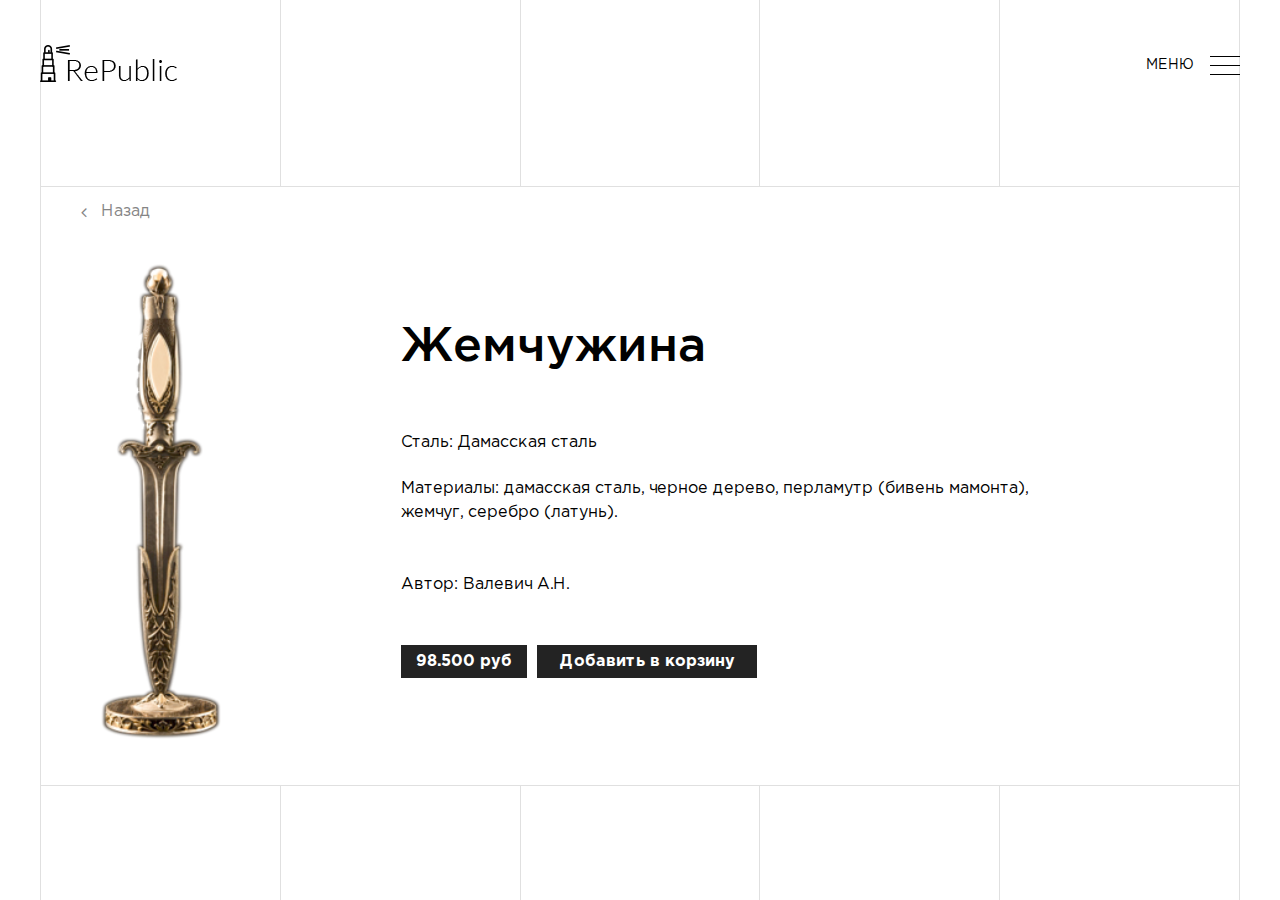
<file: product.html>
<!DOCTYPE html>
<html lang="en">
<head>
	<link rel="stylesheet" href="fonts/font-awesome/css/font-awesome.css">
	<link rel="stylesheet" href="css/jquery.fullpage.css">
	<link rel="stylesheet" href="css/owl.carousel.css">
	<link rel="stylesheet" href="css/animate.css">
	<link rel="stylesheet" href="css/media.css">
	<link rel="stylesheet" href="css/fonts.css">
	<link rel="stylesheet" href="css/main.css">
	<script src="https://ajax.googleapis.com/ajax/libs/jquery/3.1.1/jquery.min.js"></script>
	<script src="js/jquery.fullpage.min.js"></script>
	<script src="js/jquery.fullpage.extensions.min.js"></script>
	<script src="js/owl.carousel.min.js"></script>
	<script src="js/main.js"></script>
	<meta charset="UTF-8">
</head>
<body>

	<!-- МЕНЮ -->
	<div class="topHeader__right--OpenMenu">
		<div class="OpenMenuMain">
			<div class="closeMenuJs">
				<p>закрыть</p>
			</div>
			<div class="closeMenuJs2">
				<p>закрыть</p>
			</div>
			<div class="OpenMenuMain__content">
				<div class="OpenMenuTopContent">
					<div class="signUpAndSignIn">
						<a href="#">
							<div class="signUpAndSignIn__icon">
								<img src="image/sign.png" alt="">
							</div>
							<div class="signUpAndSignIn__text">
								<div class="signUpAndSignIn__text--left"><span>Вход</span></div>
								<div class="signUpAndSignIn__text--right"><span>Регистрация</span></div>
							</div>
						</a>
					</div>
					<div class="OpenMenuMain__nav">
						<div class="OpenMenuMain__nav--linkWrapper">
							<a href="#">Главная</a>
							<a href="#">Каталог</a>
							<a href="#">Оплата</a>
							<a href="#">Доставка</a>
							<a href="#">О нас</a>
						</div>
					</div>
				</div>	


				<div class="OpenMenuMain__footer">
					<div class="footerContentWrapper">
						<div class="footerContentWrapper__contacts">
							<h3>Контакты:</h3>
							<p>
								Республика Дагестан, г.Махачкала, ул.Ленина 75
							</p>
						</div>
						<div class="footerContentWrapper__phoneNumber">
							<p>
								+7(999)-888-77-66
							</p>

							<p>
								+7(998)-878-75-62
							</p>

						</div>
					</div>
				</div>
			</div>
			<div class="OpenMenu__form">

				<div class="contentSignIn">
					<h3>Авторизация</h3>
					<form action="#" class="formSignIn">
						<div class="wrapper__email">
							<input type="email" placeholder="Email">
						</div>
						<div class="wrapper__password">
							<input type="password" placeholder="Пароль">
						</div>
						<button type="submit" method="POST" class="signInButton">Войти на сайт</button>
					</form>
					<a href="#" class="hideContentSignIn">Зарегестрироваться</a>
					<a href="#" class="hideForm">Скрыть</a>
				</div>

				<div class="contentSignUp">
					<h3>Регистрация</h3>
					<form action="#" class="formSignUp">
						<div class="wrapper__email blockEmailSu">
							<input type="email" placeholder="Email" class="emailSu">
						</div>
						<div class="wrapper__password passSu">
							<input type="password" placeholder="Пароль" class="pass1">
						</div>
						<div class="wrapper__password passSu">
							<input type="password" placeholder="Повторите пароль" class="pass2">
						</div>
						<button type="submit" method="POST" class="signUpButton">Зарегестрироваться</button>
					</form>
					<a href="#"  class="hideContentSignUp">Авторизоваться</a>
					<a href="#" class="hideForm">Скрыть</a>
				</div>

			</div> 
		</div>

	</div>	
			<!-- ВСТАВИТЬ ХЕЙДЕР -->
<!--**********************************************************************************************************************-->


<!--**********************************************************************************************************************-->

	<div class="contentSlide2 contentBlock ">
		<div class="grid2">
			<div class="grid__wrapper">
				<div class="grid__wrapper--item2"></div>
				<div class="grid__wrapper--item2"></div>
				<div class="grid__wrapper--item2"></div>
				<div class="grid__wrapper--item2"></div>
				<div class="grid__wrapper--item2"></div>
				<div class="grid__wrapper--item2"></div>
			</div>
		</div>

		<div class="topHeader2">
			<div class="topHeader__wrapper2">
				<div class="topHeader__left2">
					<div class="topHeader__left--logo2">
						<a href="index.html"><img src="image/logoBlack.png" alt=""></a>
					</div>
				</div>


				<div class="topHeader__right2">
					<div class="topHeader__right--menu2">
						<div class="wrapperOpenMenu2">
							<div class="openMenuJs2">
								<p>меню</p>
							</div>
						</div>
					</div>
				</div>
			</div>
		</div>
		<div class="centerContent">
			<div class="productCard">
				<div class="productCard__header">
					<div class="itemHeader__left"><a href="" onclick="javascript:history.back(); return false;">Назад</a></div>
				</div>
				<div class="productCard__content">


					<div class="productCard__content--left">
						<div><img src="image/item1img1.png" alt=""></div>
					</div>


					<div class="productCard__content--right">
						<div class="productName">
							<h3>Жемчужина</h3>
						</div>
						<div class="productDescription">
							<p>
								Сталь: Дамасская сталь
							</p>
							<p>
								Материалы: дамасская сталь, черное дерево, перламутр (бивень мамонта), жемчуг, серебро (латунь).
							</p>
						</div>
						<div class="productAutor">
							<p>Автор: Валевич А.Н.</p>
						</div>
						<div class="productDownBlock">
							<div class="productDownBlock__productPrice">
								<p>98.500 руб</p>
							</div>
							<div class="productDownBlock__addInCorset">
								<p>Добавить в корзину</p>
							</div>
						</div>
					</div>


				</div>
			</div>
		</div>



	</div>
</body>
</html>
</file>
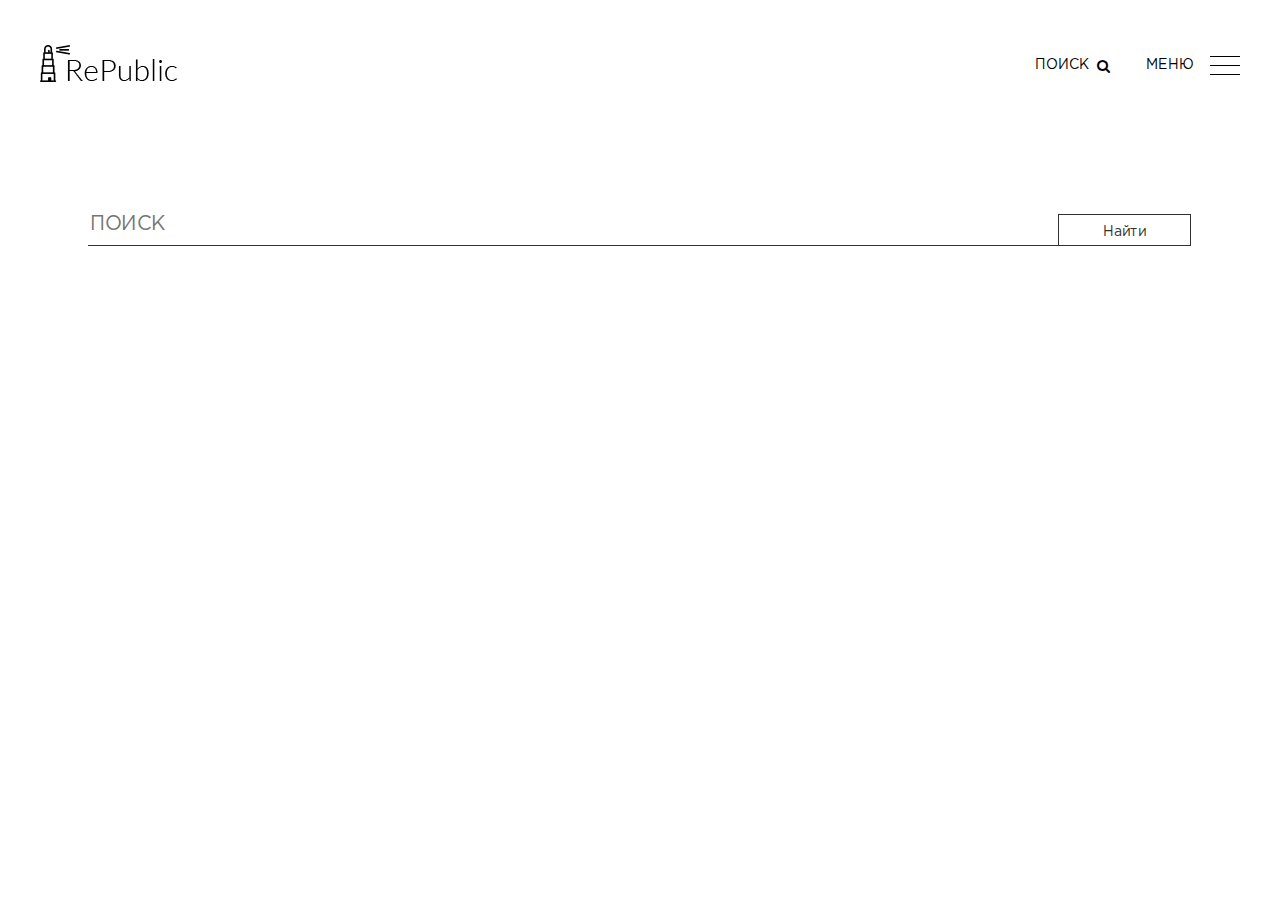
<file: searchPage.html>
<!DOCTYPE html>
<html lang="en">
<head>
	<head>
		<link rel="stylesheet" href="fonts/font-awesome/css/font-awesome.css">
		<link rel="stylesheet" href="css/jquery.fullpage.css">
		<link rel="stylesheet" href="css/owl.carousel.css">
		<link rel="stylesheet" href="css/animate.css">
		<link rel="stylesheet" href="css/media.css">
		<link rel="stylesheet" href="css/fonts.css">
		<link rel="stylesheet" href="css/main.css">
		<script src="https://ajax.googleapis.com/ajax/libs/jquery/3.1.1/jquery.min.js"></script>
		<script src="js/jquery.fullpage.min.js"></script>
		<script src="js/jquery.fullpage.extensions.min.js"></script>
		<script src="js/owl.carousel.min.js"></script>
		<script src="js/main.js"></script>
		<meta charset="UTF-8">
	</head>
</head>
<body>
	<div class="contentSlide2 contentBlock">
		<div class="topHeader2">
			<div class="topHeader__wrapper2">
				<div class="topHeader__left2">
					<div class="topHeader__left--logo2">
						<a href="index.html"><img src="image/logoBlack.png" alt=""></a>
					</div>
				</div>


				<div class="topHeader__right2">
					<div class="topHeader__right2--search">
						<p>ПОИСК</p>
					</div>
					<div class="topHeader__right--menu2">
						<div class="wrapperOpenMenu2">
							<div class="openMenuJs2">
								<p>меню</p>
							</div>
						</div>
					</div>
				</div>
			</div>
		</div>

		<div class="searchContent">
			<form action="#">
				<input type="text" placeholder="ПОИСК" name="searchPromoInput" class="searchPromoInput">
				<button type="submit">Найти</button>
			</form>
		</div>
	</div>
	<script>
		$(document).ready(function () {
			var searchContent = $(".searchContent");
			$(searchContent).show();
		})
		
	</script>
</body>
</html>
</file>
<file: css/media.css>
@media (max-width: 1280px) {
	.fp-tableCell{
		display: block;
	}
	.section{
		position: relative;
	}
	.owl-carousel{
		position: absolute;
		top: 0;
		left: 0;
		right: 0;
		bottom: 0;

	}

	.owl-carousel{
		position: absolute;
		top: 0;
		left: 0;
		right: 0;
		bottom: 0;

	}

	.owl-dots{
		position: relative;
	}
	.owl-dot{
		width: 35px;
		height: 1px;
		background: #fff;
		z-index: 25 !important;
		margin-bottom: 2.5rem;
	}
	.owl-dot.active:before{
		content: '•';
		color: #fff;
		position: absolute;
		left: -15px;
		top: -8px;
	}
	.owl-dot.active {
		width: 85px;
		-webkit-transition: .5s all;
		-o-transition: .5s all;
		transition: .5s all;
		animation: aaaaa 1s linear;
		margin-left: 1.25rem;
		position: relative;
	}
	.item{
		min-height: 100vh;
		position: relative;
	}
	.bgFilter{
		position: absolute;
		top: 0;
		left: 0;
		right: 0;
		bottom: 0;
		background-color: rgba(34, 34, 34, 0.30);
		z-index: 4;
	}
	.contentSlide1{
		z-index: 15;
		position: relative;
	}
	.grid{
		position: absolute;
		top: 0;
		left: 0;
		right: 0;
		bottom: 0;
		z-index: 15;
		height: 100vh;
		display: -webkit-flex;
		display: -moz-flex;
		display: -ms-flex;
		display: -o-flex;
		display: flex;
		justify-content: space-between;
	}
	.grid__item{
		width: 0.5px;
		height: 100%;
		background-color: #c9c7b4;
	}
	.contentSlide1__wrapper{
		z-index: 16;
		position: relative;
		}/***********************************************************/
		.topHeader{
			padding-top: 2.8125rem;
		}
		.topHeader__right{
			position: relative;
		}
		.topHeader__right--OpenMenu{
			top: 0;
			position: absolute;
			right: 0;
			width: 360px;
			background-color: #232323;
			min-height: 100vh;
			color: #fff;
			z-index: 25;
		}
		.openMenuJs{
			display: -webkit-flex;
			display: -moz-flex;
			display: -ms-flex;
			display: -o-flex;
			display: flex;
			justify-content: space-between;
			-ms-align-items: center;
			align-items: center;
		}
		.openMenuJs p{
			margin: 0;
			text-transform: uppercase;
			font-family: Sans-serif;
			-ms-align-items: center;
			align-items: center;
			display: -webkit-flex;
			display: -moz-flex;
			display: -ms-flex;
			display: -o-flex;
			display: flex;
			color: #fff;
			height: 19px;
		}
		.openMenuJs p::after{
			content: url(../image/gambMenu.png);
			vertical-align: middle;
			height: 19px;
			margin-left: 1rem;
		}


		.closeMenuJs{
			display: -webkit-flex;
			display: -moz-flex;
			display: -ms-flex;
			display: -o-flex;
			display: flex;
			justify-content: space-between;
			-ms-align-items: center;
			align-items: center;
			position: absolute;
			left: -120px !important;
			top: 0;
		}
		.closeMenuJs p{
			margin: 0;
			text-transform: uppercase;
			font-family: Sans-serif;
			-ms-align-items: center;
			align-items: center;
			display: -webkit-flex;
			display: -moz-flex;
			display: -ms-flex;
			display: -o-flex;
			display: flex;
			color: #fff;
			height: 23px;
		}
		.closeMenuJs p::after{
			content: url(../image/closeMenu.png);
			vertical-align: middle;
			height: 19px;
			margin-left: 1rem;
			height: 23px;
		}
		.closeMenuJs:hover,.openMenuJs:hover{
			cursor: pointer;
		}
	}

	/********************************************/
	@media (min-width: 1281px){

		.topHeader__right--OpenMenu{
			top: -4.125rem;
			position: absolute;
			right: 0 !important;
			width: 360px;
			background-color: #232323;
			min-height: 100vh;
			color: #fff;
		}
		.openMenuJs{
			display: -webkit-flex;
			display: -moz-flex;
			display: -ms-flex;
			display: -o-flex;
			display: flex;
			justify-content: space-between;
			-ms-align-items: center;
			align-items: center;
		}
		.openMenuJs p{
			margin: 0;
			text-transform: uppercase;
			font-family: Sans-serif;
			-ms-align-items: center;
			align-items: center;
			display: -webkit-flex;
			display: -moz-flex;
			display: -ms-flex;
			display: -o-flex;
			display: flex;
			color: #fff;
			height: 19px;
		}
		.openMenuJs p::after{
			content: url(../image/gambMenu.png);
			vertical-align: middle;
			height: 19px;
			margin-left: 1rem;
		}


		.closeMenuJs{
			display: -webkit-flex;
			display: -moz-flex;
			display: -ms-flex;
			display: -o-flex;
			display: flex;
			justify-content: space-between;
			-ms-align-items: center;
			align-items: center;
			position: absolute;
			left: -120px !important;
			top: 0;
		}
		.closeMenuJs p{
			margin: 0;
			text-transform: uppercase;
			font-family: Sans-serif;
			-ms-align-items: center;
			align-items: center;
			display: -webkit-flex;
			display: -moz-flex;
			display: -ms-flex;
			display: -o-flex;
			display: flex;
			color: #fff;
			height: 23px;
		}
		.closeMenuJs p::after{
			content: url(../image/closeMenu.png);
			vertical-align: middle;
			height: 19px;
			margin-left: 1rem;
			height: 23px;
		}
		.closeMenuJs:hover,.openMenuJs:hover{
			cursor: pointer;
		}



	}
</file>
<file: css/fonts.css>
@import url('https://fonts.googleapis.com/css?family=Open+Sans:400,700,800&subset=cyrillic');

/*********************************************/
@font-face {
  font-family: 'Conv_Accuratist';
  src: url('../fonts/Accuratist.eot');
  src: url('../fonts/Accuratist.woff') format('woff'), 
       url('../fonts/Accuratist.ttf') format('truetype'), 
       url('../fonts/Accuratist.svg') format('svg');
  font-weight: normal;
  font-style: normal;
}
@font-face {
  font-family: 'GothamProNarrow-Medium';
  src: url('../fonts/GothamProNarrow-Medium.eot');
  src: url('../fonts/GothamProNarrow-Medium.woff2') format('woff2'),
       url('../fonts/GothamProNarrow-Medium.woff') format('woff'),
       url('../fonts/GothamProNarrow-Medium.ttf') format('truetype'),
       url('../fonts/GothamProNarrow-Medium.svg#GothamProNarrow-Medium') format('svg'),
       url('../fonts/GothamProNarrow-Medium.eot?#iefix') format('embedded-opentype');
  font-weight: normal;
  font-style: normal;
}

@font-face {
  font-family: 'GothamProNarrow-Bold';
  src: url('../fonts/GothamProNarrow-Bold.eot');
  src: url('../fonts/GothamProNarrow-Bold.woff2') format('woff2'),
       url('../fonts/GothamProNarrow-Bold.woff') format('woff'),
       url('../fonts/GothamProNarrow-Bold.ttf') format('truetype'),
       url('../fonts/GothamProNarrow-Bold.svg#GothamProNarrow-Bold') format('svg'),
       url('../fonts/GothamProNarrow-Bold.eot?#iefix') format('embedded-opentype');
  font-weight: normal;
  font-style: normal;
}
@font-face {
  font-family: 'GothamPro-MediumItalic';
  src: url('../fonts/GothamPro-MediumItalic.eot');
  src: url('../fonts/GothamPro-MediumItalic.woff2') format('woff2'),
       url('../fonts/GothamPro-MediumItalic.woff') format('woff'),
       url('../fonts/GothamPro-MediumItalic.ttf') format('truetype'),
       url('../fonts/GothamPro-MediumItalic.svg#GothamPro-MediumItalic') format('svg'),
       url('../fonts/GothamPro-MediumItalic.eot?#iefix') format('embedded-opentype');
  font-weight: normal;
  font-style: normal;
}

@font-face {
  font-family: 'GothamPro-Medium';
  src: url('../fonts/GothamPro-Medium.eot');
  src: url('../fonts/GothamPro-Medium.woff2') format('woff2'),
       url('../fonts/GothamPro-Medium.woff') format('woff'),
       url('../fonts/GothamPro-Medium.ttf') format('truetype'),
       url('../fonts/GothamPro-Medium.svg#GothamPro-Medium') format('svg'),
       url('../fonts/GothamPro-Medium.eot?#iefix') format('embedded-opentype');
  font-weight: normal;
  font-style: normal;
}

@font-face {
  font-family: 'GothamPro-LightItalic';
  src: url('../fonts/GothamPro-LightItalic.eot');
  src: url('../fonts/GothamPro-LightItalic.woff2') format('woff2'),
       url('../fonts/GothamPro-LightItalic.woff') format('woff'),
       url('../fonts/GothamPro-LightItalic.ttf') format('truetype'),
       url('../fonts/GothamPro-LightItalic.svg#GothamPro-LightItalic') format('svg'),
       url('../fonts/GothamPro-LightItalic.eot?#iefix') format('embedded-opentype');
  font-weight: normal;
  font-style: normal;
}

@font-face {
  font-family: 'GothamPro-Light';
  src: url('../fonts/GothamPro-Light.eot');
  src: url('../fonts/GothamPro-Light.woff2') format('woff2'),
       url('../fonts/GothamPro-Light.woff') format('woff'),
       url('../fonts/GothamPro-Light.ttf') format('truetype'),
       url('../fonts/GothamPro-Light.svg#GothamPro-Light') format('svg'),
       url('../fonts/GothamPro-Light.eot?#iefix') format('embedded-opentype');
  font-weight: normal;
  font-style: normal;
}

@font-face {
  font-family: 'GothamPro-Italic';
  src: url('../fonts/GothamPro-Italic.eot');
  src: url('../fonts/GothamPro-Italic.woff2') format('woff2'),
       url('../fonts/GothamPro-Italic.woff') format('woff'),
       url('../fonts/GothamPro-Italic.ttf') format('truetype'),
       url('../fonts/GothamPro-Italic.svg#GothamPro-Italic') format('svg'),
       url('../fonts/GothamPro-Italic.eot?#iefix') format('embedded-opentype');
  font-weight: normal;
  font-style: normal;
}

@font-face {
  font-family: 'GothamPro-BoldItalic';
  src: url('../fonts/GothamPro-BoldItalic.eot');
  src: url('../fonts/GothamPro-BoldItalic.woff2') format('woff2'),
       url('../fonts/GothamPro-BoldItalic.woff') format('woff'),
       url('../fonts/GothamPro-BoldItalic.ttf') format('truetype'),
       url('../fonts/GothamPro-BoldItalic.svg#GothamPro-BoldItalic') format('svg'),
       url('../fonts/GothamPro-BoldItalic.eot?#iefix') format('embedded-opentype');
  font-weight: normal;
  font-style: normal;
}

@font-face {
  font-family: 'GothamPro-Bold';
  src: url('../fonts/GothamPro-Bold.eot');
  src: url('../fonts/GothamPro-Bold.woff2') format('woff2'),
       url('../fonts/GothamPro-Bold.woff') format('woff'),
       url('../fonts/GothamPro-Bold.ttf') format('truetype'),
       url('../fonts/GothamPro-Bold.svg#GothamPro-Bold') format('svg'),
       url('../fonts/GothamPro-Bold.eot?#iefix') format('embedded-opentype');
  font-weight: normal;
  font-style: normal;
}

@font-face {
  font-family: 'GothamPro-BlackItalic';
  src: url('../fonts/GothamPro-BlackItalic.eot');
  src: url('../fonts/GothamPro-BlackItalic.woff2') format('woff2'),
       url('../fonts/GothamPro-BlackItalic.woff') format('woff'),
       url('../fonts/GothamPro-BlackItalic.ttf') format('truetype'),
       url('../fonts/GothamPro-BlackItalic.svg#GothamPro-BlackItalic') format('svg'),
       url('../fonts/GothamPro-BlackItalic.eot?#iefix') format('embedded-opentype');
  font-weight: normal;
  font-style: normal;
}

@font-face {
  font-family: 'GothamPro-Black';
  src: url('../fonts/GothamPro-Black.eot');
  src: url('../fonts/GothamPro-Black.woff2') format('woff2'),
       url('../fonts/GothamPro-Black.woff') format('woff'),
       url('../fonts/GothamPro-Black.ttf') format('truetype'),
       url('../fonts/GothamPro-Black.svg#GothamPro-Black') format('svg'),
       url('../fonts/GothamPro-Black.eot?#iefix') format('embedded-opentype');
  font-weight: normal;
  font-style: normal;
}

@font-face {
  font-family: 'GothamPro';
  src: url('../fonts/GothamPro.eot');
  src: url('../fonts/GothamPro.woff2') format('woff2'),
       url('../fonts/GothamPro.woff') format('woff'),
       url('../fonts/GothamPro.ttf') format('truetype'),
       url('../fonts/GothamPro.svg#GothamPro') format('svg'),
       url('../fonts/GothamPro.eot?#iefix') format('embedded-opentype');
  font-weight: normal;
  font-style: normal;
}

/* font-family: 'Open Sans', sans-serif; */
@font-face {
	font-family: "ProximaNova";
	src: url("../GothamProProximaNova-Regular.ttf") format("truetype"),
	url("../fonts/ProximaNova-Regular.woff") format("woff"),
	url("../fonts/ProximaNova-Regular.woff2") format("woff2");
	font-weight: normal;
	font-style: normal
}@font-face {
	font-family: "OpenSans";
	src: url("../fonts/OpenSans-Regular.ttf") format("truetype");	
	font-weight: normal;
	font-style: normal
}@font-face {
	font-family: "OpenSansLight";
	src: url("../fonts/OpenSans-Light.ttf") format("truetype");	
	font-weight: normal;
	font-style: normal
}@font-face {
	font-family: "OpenSansBold";
	src: url("../fonts/OpenSans-Bold.ttf") format("truetype");	
	font-weight: normal;
	font-style: normal
}@font-face {
  font-family: "OpenSans-Semibold";
  src: url("../fonts/OpenSans-Semibold.ttf") format("truetype");  
  font-weight: normal;
  font-style: normal
}
</file>
<file: css/main.css>
@import url('https://fonts.googleapis.com/css?family=Open+Sans:400,700,800&subset=cyrillic');
/* font-family: 'Open Sans', sans-serif; */
@font-face {
	font-family: "ProximaNova";
	src: url("../fonts/ProximaNova-Regular.ttf") format("truetype"),
	url("../fonts/ProximaNova-Regular.woff") format("woff"),
	url("../fonts/ProximaNova-Regular.woff2") format("woff2");
	font-weight: normal;
	font-style: normal
}
@font-face {
	font-family: "OpenSans";
	src: url("../fonts/OpenSans-Regular.ttf") format("truetype");	
	font-weight: normal;
	font-style: normal
}
@font-face {
	font-family: "OpenSansLight";
	src: url("../fonts/OpenSans-Light.ttf") format("truetype");	
	font-weight: normal;
	font-style: normal
}
@font-face {
	font-family: "OpenSansBold";
	src: url("../fonts/OpenSans-Bold.ttf") format("truetype");	
	font-weight: normal;
	font-style: normal
}

*{
	-webkit-box-sizing: border-box;
	-moz-box-sizing: border-box;
	box-sizing: border-box;
}
body{
	margin: 0;
	padding: 0;
}
#fullpage{
	position: relative;
}
.hid{
	opacity: 0;
}
.vis{
	opacity: 1;
}
.contentBlock{
	margin: 0 auto;
	max-width: 1200px;
	width: 100%;
}
/********************************************/
.invalidPass{
	border-color: red;
}
.fp-tableCell{
	display: block;
}
.section{
	position: relative;
}
.menuNav{
	position: absolute;

}
.menuNav__wrapper{
	position: relative;
	height: 100vh;
}
.owl-carousel{
	position: absolute;
	top: 0;
	left: 0;
	right: 0;
	bottom: 0;

}

.wrappercustomDots{
	position: absolute;
	right: -70px;
	top: 50%;
	width: 106px;
	overflow: hidden;
}
.customDots{
	position: relative;
	width: 36px;
	z-index: 25;
	-webkit-animation-delay: .8s !important;
	-o-animation-delay: .8s !important;
	animation-delay: .8s !important;
	-webkit-animation-duration: 2s !important;
	-o-animation-duration: 2s !important;
	animation-duration: 2s !important;
}
.customDots .owl-dot > span{
	display: block;
	padding: 10px 0;
}
.owl-dots{
	position: relative;
}
.owl-dot{
	width: 35px;
	height: 1px;
	background: #fff;
	z-index: 25 !important;
	margin-bottom: 2.5rem;
	-webkit-transition: .5s all;
	-o-transition: .5s all;
	transition: .5s all;
}
.owl-dot.active:before{
	content: '•';
	color: #fff;
	position: absolute;
	left: -15px;
	top: -8px;
}
.owl-dot.active {
	width: 85px;
	-webkit-transition: .5s all;
	-o-transition: .5s all;
	transition: .5s all;
	animation: aaaaa 1s linear;
	margin-left: 1.25rem;
	position: relative;
}
@-webkit-keyframes aaaaa {
	from { 
		width: 0px;
	}
	to { 
		width: 85px;
	}
}
@-o-keyframes aaaaa {
	from { 
		width: 0px;
	}
	to { 
		width: 85px;
	}
}
@-moz-keyframes aaaaa {
	from { 
		width: 0px;
	}
	to { 
		width: 85px;
	}
}
@keyframes aaaaa {
	from { 
		width: 0px;
	}
	to { 
		width: 85px;
	}
}
.item{
	min-height: 100vh;
	position: relative;
	-webkit-background-size: cover;
	background-size: cover;
	background-repeat: no-repeat;
}
.bgFilter{
	position: absolute;
	top: 0;
	left: 0;
	right: 0;
	bottom: 0;
	background-color: rgba(34, 34, 34, 0.30);
	z-index: 4;
}
.contentSlide1{
	z-index: 15;
	position: relative;
	height: 100vh;
}
.grid{
	position: absolute;
	top: 0;
	left: 0;
	right: 0;
	bottom: 0;
	z-index: 15;
	height: 100vh;
}
.grid__wrapper{
	display: -webkit-flex;
	display: -moz-flex;
	display: -ms-flex;
	display: -o-flex;
	display: flex;
	justify-content: space-between;
	position: relative;
	height: 100vh;
	width: 100%;
}
.grid__wrapper--item{
	width: 1px;
	height: 100%;
	background-color: rgba(255, 255, 255, 0.4);
}
.contentSlide1__wrapper{
	z-index: 16;
	position: relative;
	display: -webkit-flex;
	display: -moz-flex;
	display: -ms-flex;
	display: -o-flex;
	display: flex;
	-webkit-flex-direction: column;
	-moz-flex-direction: column;
	-ms-flex-direction: column;
	-o-flex-direction: column;
	flex-direction: column;
	height: 100vh;
}
/***********************************************************/
.topHeader{
	padding-top: 2.8125rem;
	overflow: hidden;
	-webkit-flex: 1;
	-moz-flex: 1;
	-ms-flex: 1;
	-o-flex: 1;
	flex: 1;
}
.topHeader__wrapper{
	display: -webkit-flex;
	display: -moz-flex;
	display: -ms-flex;
	display: -o-flex;
	display: flex;
	justify-content: space-between;
	-ms-align-items: center;
	align-items: center;
}
.topHeader__left{
	-webkit-animation-delay: .5s !important;
	-o-animation-delay: .5s !important;
	animation-delay: .5s !important;
}
.topHeader__right{
	position: relative;
}
.topHeader__right--OpenMenu{
	top: 0;
	position: fixed;
	right: 0;
	bottom: 0;
	width: 360px;
	background-color: #232323;
	min-height: 100vh;
	color: #fff;
	z-index: 25;
}
.OpenMenuMain{
	padding: 2.625rem 4rem;
	display: -webkit-flex;
	display: -moz-flex;
	display: -ms-flex;
	display: -o-flex;
	display: flex;
	-webkit-flex-direction: column;
	-moz-flex-direction: column;
	-ms-flex-direction: column;
	-o-flex-direction: column;
	flex-direction: column;	
	height: 100vh;
	position: relative;
	display: block;
}

.OpenMenuMain__content{
	display: -webkit-flex;
	display: -moz-flex;
	display: -ms-flex;
	display: -o-flex;
	display: flex;
	-webkit-flex-direction: column;
	-moz-flex-direction: column;
	-ms-flex-direction: column;
	-o-flex-direction: column;
	flex-direction: column;	
	height: 94vh;
	position: relative;
}
.OpenMenuTopContent{
	-webkit-flex: 1px;
	-moz-flex: 1px;
	-ms-flex: 1px;
	-o-flex: 1px;
	flex: 1px;
}
.OpenMenu__form{
	position: relative;
	top: 50%;
	left: 50%;
	transform: translate(-50%, -50%);
}
.OpenMenu__form a{
	text-decoration: none;
	font-family: "OpenSans";
	font-size: 0.875rem;
	display: block;
	margin-bottom: 1.0625rem;
	color: #fff;
}
.OpenMenu__form h3{
	font-family: "OpenSans-Semibold";
	font-weight: normal;
	text-align: center;
	font-size: 1.125rem;
}
.OpenMenu__form input{
	background-color: #232323;
	color: #fff;
	outline: 0;
	border: 0;
	font-family: "OpenSans";
	font-size: 0.9375rem;
	margin-left: 1rem;
	width: 64%;	
}
.OpenMenu__form button{
	background-color: #fff;
	border-radius: 4px;
	text-align: center;
	font-family: "OpenSans";
	color: #232323;
	font-size: 0.9375rem;
	line-height: 2.5rem;
	width: 100%;
	margin-bottom: 1.0625rem;
	outline: 0;
	border: 0;
}
.hideForm{
	margin-bottom: 1.0625rem;
}
.wrapper__email{
	margin-bottom: 2.1875em;
	border: 1px solid #fff;
	border-radius: 4px;
	display: -webkit-flex;
	display: -moz-flex;
	display: -ms-flex;
	display: -o-flex;
	display: flex;
	-ms-align-items: center;
	align-items: center;
}
.wrapper__password{
	margin-bottom: 2.1875em;
	border: 1px solid #fff;
	border-radius: 4px;
	display: -webkit-flex;
	display: -moz-flex;
	display: -ms-flex;
	display: -o-flex;
	display: flex;
	-ms-align-items: center;
	align-items: center;
}
.wrapper__email:before{
	content: url(../image/Login.png);
	padding: 0.6875rem 1rem;
	border-right: 1px solid #fff;
}
.wrapper__password:before{
	content: url(../image/Passwordicon.png);
	padding: 0.6875rem 1rem;
	border-right: 1px solid #fff;
}

.passInvalid:before{
	content: url(../image/Passwordicon.png);
	padding: 0.6875rem 1rem;
	border-right: 1px solid #f93737 !important;
}
.passInvalid{
	border: 1px solid #f93737 !important;
}

.passValid:before{
	content: url(../image/Passwordicon.png);
	padding: 0.6875rem 1rem;
	border-right: 1px solid #0ad20a!important;
}
.passValid{
	border: 1px solid #0ad20a!important;
}

.emailInvalid:before{
	content: url(../image/Passwordicon.png);
	padding: 0.6875rem 1rem;
	border-right: 1px solid #f93737 !important;
}
.emailInvalid{
	border: 1px solid #f93737 !important;
}

.emailValid:before{
	content: url(../image/Passwordicon.png);
	padding: 0.6875rem 1rem;
	border-right: 1px solid #0ad20a!important;
}
.emailValid{
	border: 1px solid #0ad20a!important;
}

.contentSignUp{
}
.wrapperformReg{
	padding: 2.625rem 4rem;
	display: -webkit-flex;
	display: -moz-flex;
	display: -ms-flex;
	display: -o-flex;
	display: flex;
	-webkit-flex-direction: column;
	-moz-flex-direction: column;
	-ms-flex-direction: column;
	-o-flex-direction: column;
	flex-direction: column;	
	height: 100vh;
	position: relative;
	display: block;
}
.signUpAndSignIn{
	
	width: 92%;
	margin: 0 auto;
	-webkit-flex: 0;
	-moz-flex: 0;
	-ms-flex: 0;
	-o-flex: 0;
	flex: 0;
}
.signUpAndSignIn a{
	display: -webkit-flex;
	display: -moz-flex;
	display: -ms-flex;
	display: -o-flex;
	display: flex;
	justify-content: space-around;
	-ms-align-items: center;
	align-items: center;
	text-decoration: none;
}
.signUpAndSignIn__icon{
	display: -webkit-flex;
	display: -moz-flex;
	display: -ms-flex;
	display: -o-flex;
	display: flex;
	-ms-align-items: center;
	align-items: center;
}
.signUpAndSignIn__text{
	display: -webkit-flex;
	display: -moz-flex;
	display: -ms-flex;
	display: -o-flex;
	display: flex;
	justify-content: flex-start;
	font-size: 1rem;
	color: #fcfcfd;
	font-family: "GothamPro";	
}
.signUpAndSignIn__text--left:after{
	content: '/';
}

.wrapperOpenMenu{
	overflow: hidden;
}
.OpenMenuMain__nav{
	position: relative;
	align-items: center;
	transform: translateY(-50%);
	top: 50%;
}
.OpenMenuMain__nav a{
	display: block;
	text-decoration: none;
	color: #808080;
	font-size: 1.5rem;
	font-family: "GothamPro-Medium";
	margin-bottom: 4.4rem;
	text-align: center;
	-webkit-transition: .4s all;
	-o-transition: .4s all;
	transition: .4s all;
}
.OpenMenuMain__nav a:hover{
	-webkit-transform: scale(1.3);
	-ms-transform: scale(1.3);
	-o-transform: scale(1.3);
	transform: scale(1.3);
	color: #fff;
}
.OpenMenuMain__footer{
	-webkit-flex: 0;
	-moz-flex: 0;
	-ms-flex: 0;
	-o-flex: 0;
	flex: 0;
}
.openMenuJs{
	display: -webkit-flex;
	display: -moz-flex;
	display: -ms-flex;
	display: -o-flex;
	display: flex;
	justify-content: space-between;
	-ms-align-items: center;
	align-items: center;
	-webkit-animation-delay: .5s !important;
	-o-animation-delay: .5s !important;
	animation-delay: .5s !important;
}
.openMenuJs p{
	margin: 0;
	text-transform: uppercase;
	font-family: "GothamPro";
	-ms-align-items: center;
	align-items: center;
	display: -webkit-flex;
	display: -moz-flex;
	display: -ms-flex;
	display: -o-flex;
	display: flex;
	color: #fff;
	height: 19px;
	font-size: .875rem;
}
.openMenuJs p::after{
	content: url(../image/gambMenu.png);
	vertical-align: middle;
	height: 19px;
	margin-left: 1rem;
}


.closeMenuJs{
	display: -webkit-flex;
	display: -moz-flex;
	display: -ms-flex;
	display: -o-flex;
	display: flex;
	justify-content: space-between;
	-ms-align-items: center;
	align-items: center;
	position: absolute;
	left: -120px;
	top: 42px;
}
.closeMenuJs p{
	margin: 0;
	text-transform: uppercase;
	font-family: Sans-serif;
	-ms-align-items: center;
	align-items: center;
	display: -webkit-flex;
	display: -moz-flex;
	display: -ms-flex;
	display: -o-flex;
	display: flex;
	color: #fff;
	height: 23px;
	font-family: "GothamPro";
	font-size: 1rem;
}
.closeMenuJs p::after{
	content: url(../image/closeMenu.png);
	vertical-align: middle;
	height: 19px;
	margin-left: 1rem;
	height: 23px;
}
.closeMenuJs:hover,.openMenuJs:hover{
	cursor: pointer;
}
.contentSlide1__wrapper--container{
	position: relative;
	color: #fff;
	display: -webkit-flex;
	display: -moz-flex;
	display: -ms-flex;
	display: -o-flex;
	display: flex;
	justify-content: flex-start;
	-webkit-flex: 1;
	-moz-flex: 1;
	-ms-flex: 1;
	-o-flex: 1;
	flex: 1;
}
.mainScreenLeft{
	position: relative;
	width: 20%;
	height: 335px;
	overflow: hidden;
}
.mainScreenLeft__wrapper{
	position: absolute;
	top: 150px;
	left: -160px;
	width: 350px;
	-webkit-animation-delay: 0 !important;
	-o-animation-delay: 0 !important;
	animation-delay: 0 !important;
	-webkit-animation-duration: 1.5s;
	-o-animation-duration: 1.5s;
	animation-duration: 1.5s;
}
.qwerty p{
	color: #fff;
	font-family: "GothamPro";
	font-size: 0.875rem;
	margin: 0;
	margin-right: 1rem;
	text-transform: uppercase;
}
.qwerty p>a{
	text-decoration: none;
	color: #fff;
	font-family: "GothamPro";
	font-size: 0.875rem;
}
.qwerty{
	display: -webkit-flex;
	display: -moz-flex;
	display: -ms-flex;
	display: -o-flex;
	display: flex;
	justify-content: space-between;
	-ms-align-items: center;
	align-items: center;
	-webkit-transform: rotate(-90deg) !important;
	-ms-transform: rotate(-90deg) !important;
	-o-transform: rotate(-90deg) !important;
	transform: rotate(-90deg) !important;
}
.mainScreenCenter{
	width: 59.75%;
}
.mainScreenCenter p{
	font-size: 2.25rem;
	font-family: "Conv_Accuratist";
	color: #fff;
	line-height: 3.4375rem;
	text-transform: uppercase;
}
.mainScreenRight{
	position: absolute;
	right: -8px;
	top: 280px;
	overflow: hidden;
}
.mainScreenRight__wrapper{
	display: -webkit-flex;
	display: -moz-flex;
	display: -ms-flex;
	display: -o-flex;
	display: flex;
	justify-content: space-between;
	-ms-align-items: center;
	align-items: center;
	-webkit-animation-delay: .8s !important;
	-o-animation-delay: .8s !important;
	animation-delay: .8s !important;
}
.mainScreenRight__wrapper--text{
	margin-right: 0.625rem;
	overflow: hidden;
}
.mainScreenRight__wrapper--text>p{
	font-size: 0.875rem;
	font-family: "GothamPro";
	text-transform: uppercase;
}
.textmainRight{
	-webkit-animation-delay: .5s;
	-o-animation-delay: .5s;
	animation-delay: .5s;
}
.mainScreenRight__wrapper--circle{
	width: 19px;
	height: 19px;
}
.circleMain{
	width: 19px;
	height: 19px;
	background-color: #fff;
	border-radius: 100%;
	-webkit-animation-delay: .8s !important;
	-o-animation-delay: .8s !important;
	animation-delay: .8s !important;
	-webkit-animation-duration: 1.2s !important;
	-o-animation-duration: 1.2s !important;
	animation-duration: 1.2s !important;
}
.footerContentWrapper__contacts h3{
	font-family: "GothamPro-Medium";
	font-weight: normal;
	color: #808080;
	font-size: 1.125rem;
	text-align: center;
}
.footerContentWrapper__contacts p{
	line-height: 1.875rem;
	font-family: "GothamPro-Light";
	font-size: 1rem;
	color: #808080;	
	width: 100%;
	text-align: center;
}
.footerContentWrapper__phoneNumber p {
	margin: 0;
	margin-bottom: 1.125rem;
	color: #808080;
	text-align: center;
	font-family: "GothamPro-Light";

}
.footerContentWrapper__phoneNumber p:before{
	content: "\f095";
	font-family: "FontAwesome";
}

/******************************Анимация текста******************************/
.mainScreenCenterText{
}
.mainScreenCenterText .new{
	opacity: 0;
}
.mainScreenCenterText	.div_opacity {
	-webkit-transition: opacity .2s ease-in-out;
	-moz-transition: opacity .2s ease-in-out;
	-ms-transition: opacity .2s ease-in-out;
	-o-transition: opacity .2s ease-in-out;
	transition: opacity .2s ease-in-out;
	opacity: 1;
}
/*******************Контент 2-го слайда*******************/
.section2__wrapper{
	position: relative;
	background-color: #fafafa;
}
.contentSlide2{
	z-index: 15;
	position: relative;
	height: 100vh;
	display: -webkit-flex;
	display: -moz-flex;
	display: -ms-flex;
	display: -o-flex;
	display: flex;
	-webkit-flex-direction: column;
	-moz-flex-direction: column;
	-ms-flex-direction: column;
	-o-flex-direction: column;
	flex-direction: column;
}
.grid2{
	position: absolute;
	top: 0;
	left: 0;
	right: 0;
	bottom: 0;
	z-index: 15;
	height: 100vh;
}
.grid__wrapper{
	display: -webkit-flex;
	display: -moz-flex;
	display: -ms-flex;
	display: -o-flex;
	display: flex;
	justify-content: space-between;
	position: relative;
	height: 100vh;
	width: 100%;
}
.grid__wrapper--item2{
	width: 1px;
	height: 100%;
	background-color: #e0e0e0;
}

.topHeader2{
	padding-top: 2.8125rem;
	/*overflow: hidden;*/
	position: relative;
	z-index: 25;
}
.topHeader__wrapper2{
	display: -webkit-flex;
	display: -moz-flex;
	display: -ms-flex;
	display: -o-flex;
	display: flex;
	justify-content: space-between;
	-ms-align-items: center;
	align-items: center;
}
.topHeader__left2{
	-webkit-animation-delay: .5s !important;
	-o-animation-delay: .5s !important;
	animation-delay: .5s !important;
}
.topHeader__right2{
	position: relative;
	display: -webkit-flex;
	display: -moz-flex;
	display: -ms-flex;
	display: -o-flex;
	display: flex;
	justify-content: space-between;
	-ms-align-items: center;
	align-items: center;
}
.topHeader__right2--search{
	margin-right: 3.5rem;
}
.topHeader__right2--search p{
	margin: 0;
	font-size: .875rem;
	font-family: "GothamPro";
	color: #000;
	position: relative;
}
.topHeader__right2--search p:after{
	content: "\f002";
	font-family: "FontAwesome";
	display: block;
	position: absolute;
	right: -20px;
	top: 50%;
	-webkit-transform: translateY(-50%);
	-ms-transform: translateY(-50%);
	-o-transform: translateY(-50%);
	transform: translateY(-50%);
}
.topHeader__right2--search:hover{
	cursor: pointer;
}
.topHeader__right--OpenMenu2{
	top: 0;
	position: absolute;
	right: -0;
	width: 360px;
	background-color: #232323;
	min-height: 100vh;
	color: #fff;
	z-index: 25;
}

.openMenuJs2{
	display: -webkit-flex;
	display: -moz-flex;
	display: -ms-flex;
	display: -o-flex;
	display: flex;
	justify-content: space-between;
	-ms-align-items: center;
	align-items: center;
	-webkit-animation-delay: .5s !important;
	-o-animation-delay: .5s !important;
	animation-delay: .5s !important;
}
.openMenuJs2 p{
	margin: 0;
	text-transform: uppercase;
	font-family: "GothamPro";
	-ms-align-items: center;
	align-items: center;
	display: -webkit-flex;
	display: -moz-flex;
	display: -ms-flex;
	display: -o-flex;
	display: flex;
	color: #000;
	height: 19px;
	font-size: .875rem;
}
.openMenuJs2 p::after{
	content: url(../image/gambMenuBlack.png);
	vertical-align: middle;
	height: 19px;
	margin-left: 1rem;
}


.closeMenuJs2{
	display: -webkit-flex;
	display: -moz-flex;
	display: -ms-flex;
	display: -o-flex;
	display: flex;
	justify-content: space-between;
	-ms-align-items: center;
	align-items: center;
	position: absolute;
	left: -120px;
	top: 42px;
}
.closeMenuJs2 p{
	margin: 0;
	text-transform: uppercase;
	font-family: Sans-serif;
	-ms-align-items: center;
	align-items: center;
	display: -webkit-flex;
	display: -moz-flex;
	display: -ms-flex;
	display: -o-flex;
	display: flex;
	color: #000;
	height: 23px;
}
.closeMenuJs2 p::after{
	content: url(../image/closeMenuBlack.png);
	vertical-align: middle;
	height: 19px;
	margin-left: 1rem;
	height: 23px;
}
.closeMenuJs2:hover,.openMenuJs2:hover{
	cursor: pointer;
}











.wrapper__email2{
	margin-bottom: 2.1875em;
	border: 1px solid #fff;
	border-radius: 4px;
	display: -webkit-flex;
	display: -moz-flex;
	display: -ms-flex;
	display: -o-flex;
	display: flex;
	-ms-align-items: center;
	align-items: center;
}
.wrapper__password2{
	margin-bottom: 2.1875em;
	border: 1px solid #fff;
	border-radius: 4px;
	display: -webkit-flex;
	display: -moz-flex;
	display: -ms-flex;
	display: -o-flex;
	display: flex;
	-ms-align-items: center;
	align-items: center;
}
.wrapper__email2:before{
	content: url(../image/Login.png);
	padding: 0.6875rem 1rem;
	border-right: 1px solid #fff;
}
.wrapper__password2:before{
	content: url(../image/Passwordicon.png);
	padding: 0.6875rem 1rem;
	border-right: 1px solid #fff;
}

.passInvalid2:before{
	content: url(../image/Passwordicon.png);
	padding: 0.6875rem 1rem;
	border-right: 1px solid #f93737 !important;
}
.passInvalid2{
	border: 1px solid #f93737 !important;
}

.passValid2:before{
	content: url(../image/Passwordicon.png);
	padding: 0.6875rem 1rem;
	border-right: 1px solid #0ad20a!important;
}
.passValid2{
	border: 1px solid #0ad20a!important;
}

.emailInvalid2:before{
	content: url(../image/Passwordicon.png);
	padding: 0.6875rem 1rem;
	border-right: 1px solid #f93737 !important;
}
.emailInvalid2{
	border: 1px solid #f93737 !important;
}

.emailValid2:before{
	content: url(../image/Passwordicon.png);
	padding: 0.6875rem 1rem;
	border-right: 1px solid #0ad20a!important;
}
.emailValid2{
	border: 1px solid #0ad20a!important;
}

.centerContent{
	z-index: 25;
	position: relative;
	top: 50%;
	-webkit-transform: translateY(calc(-50% - 50px));
	-ms-transform: translateY(calc(-50% - 50px));
	-o-transform: translateY(calc(-50% - 50px));
	transform: translateY(calc(-50% - 50px));
	
}
.centerContent__wrapper{
	height: 600px;
	background-color: #232323;
	width: 100%;
	position: relative;
	display: -webkit-flex;
	display: -moz-flex;
	display: -ms-flex;
	display: -o-flex;
	display: flex;
	justify-content: flex-start;
}
.centerContent__wrapper--left{
	width: 20%;
	max-width: 240px;
	height: 100%;
	max-height: 600px;
	display: -webkit-flex;
	display: -moz-flex;
	display: -ms-flex;
	display: -o-flex;
	display: flex;
	-webkit-flex-direction: column;
	-moz-flex-direction: column;
	-ms-flex-direction: column;
	-o-flex-direction: column;
	flex-direction: column;
}
.leftTabsItem a{
	font-size: 1rem;
	font-family: "GothamPro";
	color: #fff;
	border-bottom: 1px solid #424242;
	border-top: 1px solid #424242;
	height: 58px;
	line-height: 3.625rem;
	display: block;
	text-decoration: none;
	padding-left: 1.9375rem;
}
.active-panel{
	border-top: 0;
	-webkit-flex: 3;
	-moz-flex: 3;
	-ms-flex: 3;
	-o-flex: 3;
	flex: 3;
	position: relative;
}
.active-panel>a{
	border-top: 0;
}
.active-panel:after{
	position: absolute;
	content: "●";
	right: 25px;
	top: 20px;
	color: #fff;
}
.tab-item{
	height: 100%;
}
.centerContent__wrapper--right{
	width: 80%;
	max-width: 960px;
}
.tab1Content{

	width: 100%;
	height: 100%;
}
.tab1ContentMenu__wrapper{
	display: -webkit-flex;
	display: -moz-flex;
	display: -ms-flex;
	display: -o-flex;
	display: flex;
	justify-content: space-between;
	width: 100%;
	height: 100%;
}
.tab1Content__item{
	height: 100%;
	width: 33.333333%;
	-webkit-background-size: cover;
	background-size: cover;
	background-repeat: no-repeat;
	background-position: center center;
	position: relative;
}
.tab1Content__item--blockFilter{
	position: absolute;
	width: 100%;
	height: 100%;
	background-color: rgba(0, 0, 0, 0.30);
	z-index: 15;
}
.tab1Content__item--text{
	position: relative;
	z-index: 16;
	top: 50%;
	left: 50%;
	-webkit-transform: translate(-50%, -50%);
	-ms-transform: translate(-50%, -50%);
	-o-transform: translate(-50%, -50%);
	transform: translate(-50%, -50%);
	text-align: center;
	width: 70%;
}
.tab1Content__item--text p{
	color: #fff;
	font-family: "GothamPro-Bold";
	font-size: 1.125rem;
	line-height: 1.875rem;
	text-transform: uppercase;
	margin: 0;
	position: relative;
}
.tab1Content__item--text p:before{
	content: '+';
	font-family: "GothamPro-Bold";
	font-size: 1.125rem;
	position: absolute;
	top: -20px;
	left: 8px;
}
.tab1Content__item--text p:after{
	content: '+';
	font-family: "GothamPro-Bold";
	font-size: 1.125rem;
	position: absolute;
	bottom: -20px;
	right: 8px;
}
.tab1ProductWrapper{
	background-color: #FFF;
	border: 1px solid #e0e0e0;
	border-left: 0;
	width: 100%;
	height: 100%;
}
.tab1ProductWrapperItem{
	width: 100%;
	height: 100%;
}
/******************************** Товары ********************************/
.itemHeader{
	height: 50px;
	width: 100%;
	padding: 0 3.75rem;
	display: -webkit-flex;
	display: -moz-flex;
	display: -ms-flex;
	display: -o-flex;
	display: flex;
	justify-content: space-between;
	-ms-align-items: center;
	align-items: center;
}
.itemHeader__left{
	width: 50%;
	text-align: left;
}
.itemHeader__right{
	width: 50%;
	text-align: right;
	position: relative;
	text-align: right;
}
.itemHeader__right:after{
	position: absolute;
	content: "\f107";
	font-family: "FontAwesome";
	top: 50%;
	right: -24px;
	font-size: 1rem;
	height: 14px;
	font-weight: normal;
	color: #858585;
	-webkit-transform: translateY(-50%);
	-ms-transform: translateY(-50%);
	-o-transform: translateY(-50%);
	transform: translateY(-50%);
}
.filtrationPriceBlock{
	position: absolute;
	width: 260px;
	height: 100px;
	background-color: #fff;
	-webkit-box-shadow: 0px 0px 22px rgba(226, 221, 221, 0.73);
	box-shadow: 0px 0px 22px rgba(226, 221, 221, 0.73);
	z-index: 25;
	top: 35px;
	right: -25px;
	padding: .9375rem 1.25rem;
}
.filtrationPriceForm{
	width: 100%;
	height: 100%;
}
.filtrationPriceForm__content{
	display: -webkit-flex;
	display: -moz-flex;
	display: -ms-flex;
	display: -o-flex;
	display: flex;
	justify-content: space-between;
	-ms-align-items: center;
	align-items: center;
	margin-bottom: .75rem;
}
.filtrationPriceForm  input {
	max-width: 78px;
	padding: 0 .625rem;
	max-height: 22px;
	line-height: 1.375rem;
	font-family: "GothamPro";
	color: #000;
	font-size: .75rem;
	outline: 0;
	border: 1px solid #f0f0f0;
}
.filtrationPriceBlock__minPrice p{
	max-width: 20px;
	margin: 0;
	font-family: "GothamPro";
	color: #000;
	font-size: .75rem;
}
.filtrationPriceBlock__maxPrice p{
	max-width: 20px;
	margin: 0;
	font-family: "GothamPro";
	color: #000;
	font-size: .75rem;
}
.filtrationPriceForm__button{
	max-width: 90px;
	max-height: 25px;
	width: 100%;
	height: 100%;
	background-color: #4eb2f2;
	display: block;
	color: #fff;
	font-family: "GothamPro";
	font-size: .75rem;
	border: 0;
	outline: 0;
}
.itemHeader__left a{
	font-family: "GothamPro";
	font-size: 1rem;
	color: #858585;
	text-decoration: none;
	position: relative;
	display: -webkit-flex;
	display: -moz-flex;
	display: -ms-flex;
	display: -o-flex;
	display: flex;
	-ms-align-items: center;
	align-items: center;
	width: 15%;
}
.itemHeader__left a:before{
	font-family: "FontAwesome";
	content: "\f104";
	font-size: 1rem;
	color: #858585;
	text-decoration: none;
	font-weight: normal;
	position: absolute;
	left: -20px;
}



.itemHeader__right a{
	font-family: "GothamPro";
	font-size: 1rem;
	color: #858585;
	text-decoration: none;
	position: relative;

}
.itemslider{
	height: calc(100% - 50px);
	width: 100%;
	position: relative;
}

/****/
#page2Carousel{
	position: relative;
	width: 100%;
	height: 100%;
	padding: 0 3.75rem;
}



.item1{
	width: 100%;
	max-height: 100%;
	min-height: 529px;
	position: relative;
	-webkit-background-size: cover;
	background-size: cover;
	background-repeat: no-repeat;
	padding-top: 0.9375rem;
}
.item1 a{
	text-decoration: none;
}
.item1__img{
	width: 97px;
	height: 389px;
	position: relative;
	margin: 0 auto;
	-webkit-background-size: cover;
	background-size: cover;
	background-repeat: no-repeat;
	margin-bottom: 1.4375rem;
}
.item1__name{
	margin-bottom: 0.3125rem;
}
.item1__name h3{
	font-family: "GothamPro-Medium";
	font-size: 1.5rem;
	color: #010101;
	margin: 0;
	text-align: center;
}
.item1__description{
	margin-bottom: 1.375rem;
}
.item1__description p{
	font-family: "GothamPro";
	margin: 0;
	text-align: center;
	font-size: 0.75rem;
	color: #858585;
}
.item1__price{
	width: 49.42%;
	margin: 0 auto;
	text-align: center;
	background-color: #232323;
	height: 33px;
	line-height: 2.0625rem;
}
.item1__price p{
	margin: 0;
	color: #fff;
	font-size: 1rem;
	font-family: "GothamPro-Bold";
}
.customNav2page{
	position: absolute;
	top: 50%;
	right: 20px;
	-webkit-transform: translateY(-50%);
	-ms-transform: translateY(-50%);
	-o-transform: translateY(-50%);
	transform: translateY(-50%);
	z-index: 25;

}
.customNav{
	position: relative;
}
.customNav:hover{
	cursor: pointer;
}
.customNav .owl-prev{
	background-image: url(../image/arrowSliderLeft.png);
	height: 26px;
	width: 30px;
	-webkit-background-size: cover;
	background-size: cover;
	background-repeat: no-repeat;
	margin-bottom: 0.9375rem;
}
.customNav .owl-next{
	background-image: url(../image/arrowSliderLeft.png);
	height: 26px;
	width: 30px;
	-webkit-background-size: cover;
	background-size: cover;
	background-repeat: no-repeat;
	-webkit-transform: rotate(180deg);
	-ms-transform: rotate(180deg);
	-o-transform: rotate(180deg);
	transform: rotate(180deg);

}



/****/
#page2Carousel2{
	position: relative;
	width: 100%;
	height: 100%;
	padding: 0 3.75rem;
}



.item2{
	width: 100%;
	max-height: 100%;
	min-height: 529px;
	position: relative;
	-webkit-background-size: cover;
	background-size: cover;
	background-repeat: no-repeat;
	padding-top: 0.9375rem;
}
.item2 a{
	text-decoration: none;
}
.item2__img{
	width: 97px;
	height: 389px;
	position: relative;
	margin: 0 auto;
	-webkit-background-size: cover;
	background-size: cover;
	background-repeat: no-repeat;
	margin-bottom: 1.4375rem;
}
.item2__name{
	margin-bottom: 0.3125rem;
}
.item2__name h3{
	font-family: "GothamPro-Medium";
	font-size: 1.5rem;
	color: #010101;
	margin: 0;
	text-align: center;
}
.item2__description{
	margin-bottom: 1.375rem;
}
.item2__description p{
	font-family: "GothamPro";
	margin: 0;
	text-align: center;
	font-size: 0.75rem;
	color: #858585;
}
.item2__price{
	width: 49.42%;
	margin: 0 auto;
	text-align: center;
	background-color: #232323;
	height: 33px;
	line-height: 2.0625rem;
}
.item2__price p{
	margin: 0;
	color: #fff;
	font-size: 1rem;
	font-family: "GothamPro-Bold";
}
.customNav2page2{
	position: absolute;
	top: 50%;
	right: 20px;
	-webkit-transform: translateY(-50%);
	-ms-transform: translateY(-50%);
	-o-transform: translateY(-50%);
	transform: translateY(-50%);
	z-index: 25;

}
.customNav2{
	position: relative;
}
.customNav2:hover{
	cursor: pointer;
}
.customNav2 .owl-prev{
	background-image: url(../image/arrowSliderLeft.png);
	height: 26px;
	width: 30px;
	-webkit-background-size: cover;
	background-size: cover;
	background-repeat: no-repeat;
	margin-bottom: 0.9375rem;
}
.customNav2 .owl-next{
	background-image: url(../image/arrowSliderLeft.png);
	height: 26px;
	width: 30px;
	-webkit-background-size: cover;
	background-size: cover;
	background-repeat: no-repeat;
	-webkit-transform: rotate(180deg);
	-ms-transform: rotate(180deg);
	-o-transform: rotate(180deg);
	transform: rotate(180deg);

}

/****/
#page2Carousel3{
	position: relative;
	width: 100%;
	height: 100%;
	padding: 0 3.75rem;
}



.item3{
	width: 100%;
	max-height: 100%;
	min-height: 529px;
	position: relative;
	-webkit-background-size: cover;
	background-size: cover;
	background-repeat: no-repeat;
	padding-top: 0.9375rem;
}
.item3 a{
	text-decoration: none;
}
.item3__img{
	width: 97px;
	height: 389px;
	position: relative;
	margin: 0 auto;
	-webkit-background-size: cover;
	background-size: cover;
	background-repeat: no-repeat;
	margin-bottom: 1.4375rem;
}
.item3__name{
	margin-bottom: 0.3125rem;
}
.item3__name h3{
	font-family: "GothamPro-Medium";
	font-size: 1.5rem;
	color: #010101;
	margin: 0;
	text-align: center;
}
.item3__description{
	margin-bottom: 1.375rem;
}
.item3__description p{
	font-family: "GothamPro";
	margin: 0;
	text-align: center;
	font-size: 0.75rem;
	color: #858585;
}
.item3__price{
	width: 49.42%;
	margin: 0 auto;
	text-align: center;
	background-color: #232323;
	height: 33px;
	line-height: 2.0625rem;
}
.item3__price p{
	margin: 0;
	color: #fff;
	font-size: 1rem;
	font-family: "GothamPro-Bold";
}
.customNav2page3{
	position: absolute;
	top: 50%;
	right: 20px;
	-webkit-transform: translateY(-50%);
	-ms-transform: translateY(-50%);
	-o-transform: translateY(-50%);
	transform: translateY(-50%);
	z-index: 25;

}
.customNav3{
	position: relative;
}
.customNav3:hover{
	cursor: pointer;
}
.customNav3 .owl-prev{
	background-image: url(../image/arrowSliderLeft.png);
	height: 26px;
	width: 30px;
	-webkit-background-size: cover;
	background-size: cover;
	background-repeat: no-repeat;
	margin-bottom: 0.9375rem;
}
.customNav3 .owl-next{
	background-image: url(../image/arrowSliderLeft.png);
	height: 26px;
	width: 30px;
	-webkit-background-size: cover;
	background-size: cover;
	background-repeat: no-repeat;
	-webkit-transform: rotate(180deg);
	-ms-transform: rotate(180deg);
	-o-transform: rotate(180deg);
	transform: rotate(180deg);
}







/********************************************************  Товары ********************************************************/

.productCard{
	max-width: 1200px;
	margin: 0 auto;
	border: 1px solid #e0e0e0;
	height: 600px;
	background: #fff;
}
.productCard__header{
	height: 50px;
	width: 100%;
	display: -webkit-flex;
	display: -moz-flex;
	display: -ms-flex;
	display: -o-flex;
	display: flex;
	-ms-align-items: center;
	align-items: center;
	padding: 0 3.75rem;
}

.productCard__content{
	padding: 1.68rem 3.75rem 2.8125rem  3.75rem;  
	height: calc(100% - 50px);
	display: -webkit-flex;
	display: -moz-flex;
	display: -ms-flex;
	display: -o-flex;
	display: flex;
	justify-content: flex-start;
	-ms-align-items: center;
	align-items: center;
}
.productCard__content--left{
	max-width: 300px;
	width: 36.47%;
	height: 100%;
}
.productCard__content--left div{
	width: 100%;
	height: 100%;
	display: flex;
	align-items: center;
}
.productCard__content--left div>img{
	max-width: 300px;
	max-height: 475px;
	min-width: 40%;
}
.productCard__content--right{
	width: 60%;
}
.productName{
	margin-bottom: 3.75rem;
}
.productName > h3{
	color: #010101;
	font-size: 3rem;
	font-weight: normal;
	font-family: "GothamPro-Medium";
	margin: 0;
}
.productDescription{
	margin-bottom: 3rem;
}
.productDescription > p {
	margin: 0;
	margin-bottom: 1.375rem;
	font-size: 1rem;
	font-family: "GothamPro";
	color: #000;
	line-height: 1.5rem;	
}
.productAutor{
	margin-bottom: 3rem;
}
.productAutor > p {
	margin: 0;
	margin-bottom: 1.375rem;
	font-size: 1rem;
	font-family: "GothamPro";
	color: #000;
	line-height: 1.5rem;	
}






.productDownBlock{
	display: -webkit-flex;
	display: -moz-flex;
	display: -ms-flex;
	display: -o-flex;
	display: flex;
	justify-content: flex-start;
}
.productDownBlock__productPrice{
	min-width: 110px;
	max-width: 140px;
	text-align: center;
	background-color: #232323;
	height: 33px;
	line-height: 2.0625rem;
	padding: 0 .9375rem;
	overflow: hidden;
	margin-right: .625rem;
}
.productDownBlock__productPrice >p {
	margin: 0;
	color: #fff;
	font-size: 1rem;
	font-family: "GothamPro-Bold"
}
.productDownBlock__addInCorset {
	min-width: 220px;
	max-width: 300px;
	text-align: center;
	background-color: #232323;
	height: 33px;
	line-height: 2.0625rem;
	padding: 0 .9375rem;
	overflow: hidden;
}
.productDownBlock__addInCorset > p {
	margin: 0;
	color: #fff;
	font-size: 1rem;
	font-family: "GothamPro-Bold"
}

/************************************************** Корзина **************************************************/
#page2CarouselCorset{
	position: relative;
	width: 100%;
	height: 100%;
	padding: 0 3.75rem;
}

.corsetWrapper{
	background-color: #FFF;
	border: 1px solid #e0e0e0;
	border-left: 0;
	width: 100%;
	height: 100%;
}

.itemCorset{
	width: 100%;
	max-height: 100%;
	min-height: 529px;
	position: relative;
	-webkit-background-size: cover;
	background-size: cover;
	background-repeat: no-repeat;
	padding-top: 0.9375rem;
}
.itemCorset a{
	text-decoration: none;
}
.itemCorset__img{
	width: 97px;
	height: 389px;
	position: relative;
	margin: 0 auto;
	-webkit-background-size: cover;
	background-size: cover;
	background-repeat: no-repeat;
	margin-bottom: 1.4375rem;
}
.itemCorset__name{
	margin-bottom: 0.3125rem;
}
.itemCorset__name h3{
	font-family: "GothamPro-Medium";
	font-size: 1.5rem;
	color: #010101;
	margin: 0;
	text-align: center;
}
.itemCorset__description{
	margin-bottom: 1.375rem;
}
.itemCorset__description p{
	font-family: "GothamPro";
	margin: 0;
	text-align: center;
	font-size: 0.75rem;
	color: #858585;
}
.itemCorset__price{
	width: 49.42%;
	margin: 0 auto;
	text-align: center;
	background-color: #232323;
	height: 33px;
	line-height: 2.0625rem;
}
.itemCorset__price p{
	margin: 0;
	color: #fff;
	font-size: 1rem;
	font-family: "GothamPro-Bold";
}
.customNavCorsetWrapper{
	position: absolute;
	top: 50%;
	right: 20px;
	-webkit-transform: translateY(-50%);
	-ms-transform: translateY(-50%);
	-o-transform: translateY(-50%);
	transform: translateY(-50%);
	z-index: 25;

}
.customNavCorset{
	position: relative;
}
.customNavCorset:hover{
	cursor: pointer;
}
.customNavCorset .owl-prev{
	background-image: url(../image/arrowSliderLeft.png);
	height: 26px;
	width: 30px;
	-webkit-background-size: cover;
	background-size: cover;
	background-repeat: no-repeat;
	margin-bottom: 0.9375rem;
}
.customNavCorset .owl-next{
	background-image: url(../image/arrowSliderLeft.png);
	height: 26px;
	width: 30px;
	-webkit-background-size: cover;
	background-size: cover;
	background-repeat: no-repeat;
	-webkit-transform: rotate(180deg);
	-ms-transform: rotate(180deg);
	-o-transform: rotate(180deg);
	transform: rotate(180deg);
}
.tab-menu{
	position: relative;
}
.corsetTab{
	position: absolute;
	right: 25px;
	top: 20px;
	color: #232323;
	background-color: #fff;
	font-size: 0.656rem;
	font-family: "GothamPro-Bold";
	width: 15px;
	height: 15px;
	line-height: .9375rem;
	border-radius: 150px;
	text-align: center;
	z-index: 25;
}
.corsetWrapper > .itemHeader__left{
	max-width: 50%;
}

/********************************************* Оплата *********************************************/
.rewardWrapper{
	background-color: #FFF;
	border: 1px solid #e0e0e0;
	border-left: 0;
	width: 100%;
	height: 100%;
}
.rewardWrapper > .itemHeader{
	max-width: 50%;
}
.rewardWrapper__content{
	height: calc(100% - 50px);
	width: 100%;
	position: relative;
	padding: 0 3.75rem;
	display: -webkit-flex;
	display: -moz-flex;
	display: -ms-flex;
	display: -o-flex;
	display: flex;
	justify-content: space-between;
}
.rewardLeft{
	width: 42.12%;
	padding: 1.562rem 0;
}
.itemReward__name{
	margin-bottom: 0.3125rem;
}
.itemReward__name h3{
	font-family: "GothamPro-Medium";
	font-size: 1.5rem;
	color: #010101;
	margin: 0;
}
.itemReward__description{
	margin-bottom: 1.375rem;
}
.itemReward__description p{
	font-family: "GothamPro";
	margin: 0;
	font-size: 0.75rem;
	color: #858585;
}
/* ФОРМА */
.rewardLeft__form{
	margin-top: 2.375rem;
}
.rewardLeft__form  input[type="text"]{
	display: block;
	outline: 0;
	border: 1px solid #d1d9dc;
	height: 44px;
	width: 100%;
	border-radius: 4px;
	margin-bottom: .9375rem;
	color: #52565a;
	font-family: "GothamPro-Medium";
	font-size: .875rem;
	padding: 0 .75rem;
}
.rewardLeft__form label{
	color: #52565a;
	font-family: "GothamPro-Medium";
	font-size: .875rem;
}
.rewardLeft__form button {
	display: block;
	outline: 0;
	border: 1px solid #d1d9dc;
	height: 46px;
	width: 100%;
	border-radius: 4px;
	margin-bottom: .9375rem;
	color: #fff;
	font-family: "GothamPro-Medium";
	font-size: .875rem;
	padding: 0;
	text-align: center;
	background-color: #353535;
}
.rewardLeft__form button:hover{
	cursor: pointer;
}
.rewardRight{
	margin-top: 7.625rem;
	width: 42.12%;
}
/*************************************** Поиск ***************************************/
.searchContent{
	margin-top: 6rem;
	
}
.searchContent > form{
	display: -webkit-flex;
	display: -moz-flex;
	display: -ms-flex;
	display: -o-flex;
	display: flex;
	justify-content: flex-start;
	-ms-align-items: flex-end;
	align-items: flex-end;
	margin-bottom: 6.375rem;
	padding: 1.25rem 3rem;
}
.searchPromoInput{
	display: block;
	outline: 0;
	border: 0;
	border-bottom: 1px solid #313131;
	color: #333;
	font-family: "GothamPro";
	font-size: 1.25rem;
	width: 100%;
	max-width: 970px;
	height: 44px;
	line-height: 2.75rem;
	background: none;
}
.searchContent > form > button[type = "submit"]{
	outline: 0;
	background: none;
	color: #313131;
	height: 32px;
	line-height: 2rem;
	font-family: "GothamPro";
	border: 1px solid #313131;
	width: 100%;
	max-width: 133px;
	font-size: .875rem;
	-webkit-transition: .3s ;
	-o-transition: .3s ;
	transition: .3s background-color color; 
}
.searchContent > form > button[type = "submit"]:hover{
	background-color: #313131;
	cursor: pointer;
	color: #fff;
}

/*******************************************/
.searchContentItemWrapper{
	position: relative;
	z-index: 25;
}
#searchCarousel{
	position: relative;
	width: 100%;
	height: 100%;
	padding: 0 3.75rem;
}
.itemSearch{
	width: 100%;
	max-height: 100%;
	min-height: 529px;
	position: relative;
	-webkit-background-size: cover;
	background-size: cover;
	background-repeat: no-repeat;
	padding-top: 0.9375rem;

}
.itemSearch a{
	text-decoration: none;
}
.itemSearch__img{
	width: 97px;
	height: 389px;
	position: relative;
	margin: 0 auto;
	-webkit-background-size: cover;
	background-size: cover;
	background-repeat: no-repeat;
	margin-bottom: 1.4375rem;
}
.itemSearch__name{
	margin-bottom: 0.3125rem;
}
.itemSearch__name h3{
	font-family: "GothamPro-Medium";
	font-size: 1.5rem;
	color: #010101;
	margin: 0;
	text-align: center;
}
.itemSearch__description{
	margin-bottom: 1.375rem;
}
.itemSearch__description p{
	font-family: "GothamPro";
	margin: 0;
	text-align: center;
	font-size: 0.75rem;
	color: #858585;
}
.itemSearch__price{
	width: 49.42%;
	margin: 0 auto;
	text-align: center;
	background-color: #232323;
	height: 33px;
	line-height: 2.0625rem;
}
.itemSearch__price p{
	margin: 0;
	color: #fff;
	font-size: 1rem;
	font-family: "GothamPro-Bold";
}


.customNavSearchtWrapper{
	position: absolute;
	top: 50%;
	right: 20px;
	-webkit-transform: translateY(-50%);
	-ms-transform: translateY(-50%);
	-o-transform: translateY(-50%);
	transform: translateY(-50%);
	z-index: 25;

}
.customNavSearch{
	position: relative;
}
.customNavSearch:hover{
	cursor: pointer;
}
.customNavSearch .owl-prev{
	background-image: url(../image/arrowSliderLeft.png);
	height: 26px;
	width: 30px;
	-webkit-background-size: cover;
	background-size: cover;
	background-repeat: no-repeat;
	margin-bottom: 0.9375rem;
}
.customNavSearch .owl-next{
	background-image: url(../image/arrowSliderLeft.png);
	height: 26px;
	width: 30px;
	-webkit-background-size: cover;
	background-size: cover;
	background-repeat: no-repeat;
	-webkit-transform: rotate(180deg);
	-ms-transform: rotate(180deg);
	-o-transform: rotate(180deg);
	transform: rotate(180deg);
}
</file>
